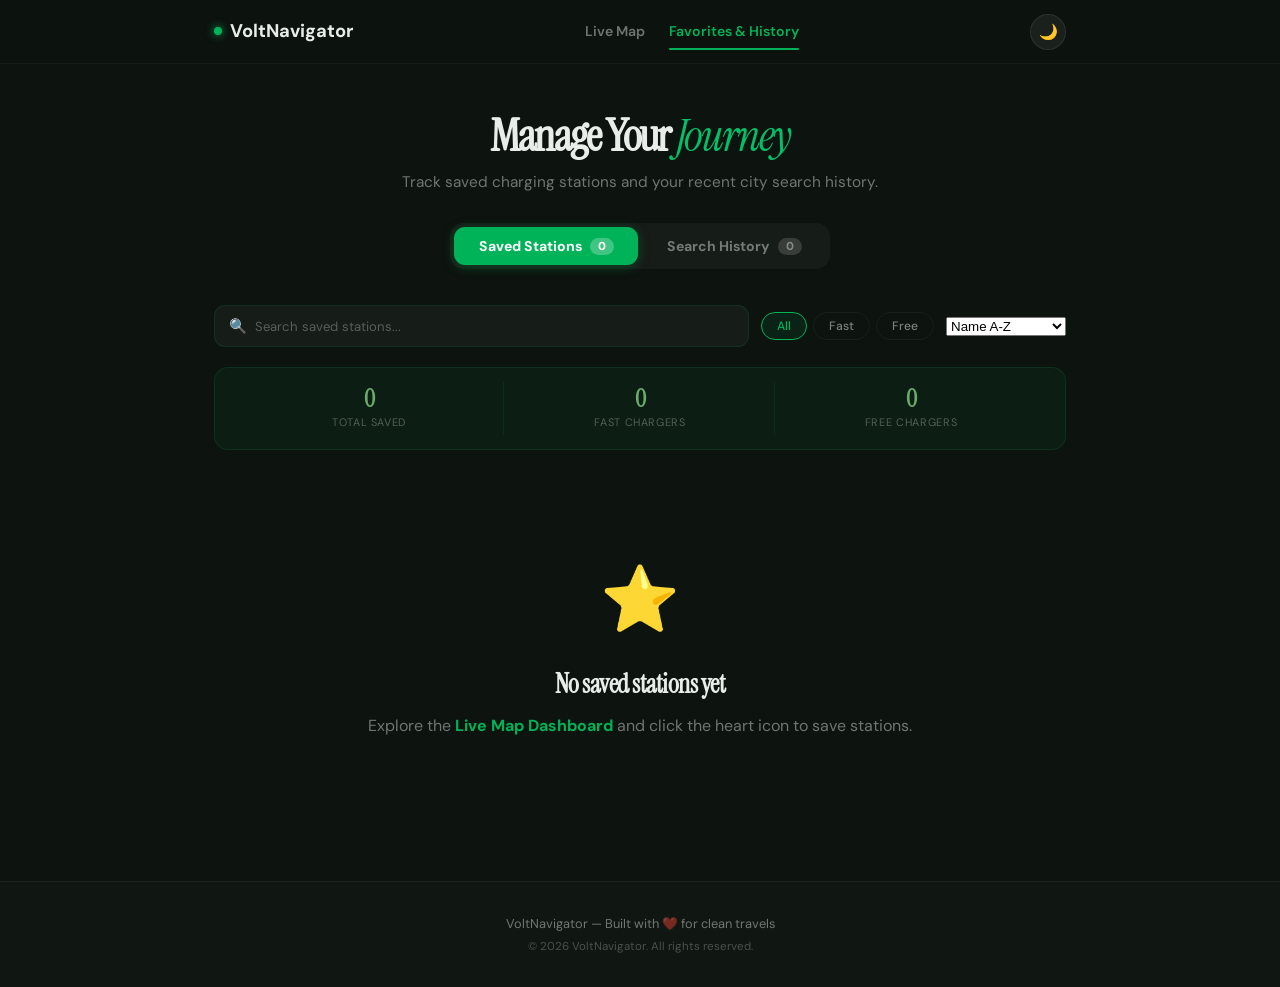
<file: favorites.html>
<!DOCTYPE html>
<html lang="en" data-theme="light">
<head>
  <meta charset="UTF-8" />
  <meta name="viewport" content="width=device-width, initial-scale=1.0" />
  <title>VoltNavigator — Favorites & History</title>
  
  <!-- Fonts -->
  <link rel="preconnect" href="https://fonts.googleapis.com">
  <link rel="preconnect" href="https://fonts.gstatic.com" crossorigin>
  <link href="https://fonts.googleapis.com/css2?family=Instrument+Serif:ital@0;1&family=DM+Sans:opsz,wght@9..40,300;9..40,400;9..40,500;9..40,600;9..40,700;9..40,800;9..40,900&display=swap" rel="stylesheet">
  
  <!-- Stylesheets -->
  <link rel="stylesheet" href="index.css" />
  <link rel="stylesheet" href="favorites.css" />
</head>
<body>
  <!-- Premium Header Navbar -->
  <header class="app-header">
    <div class="header-inner">
      <a href="index.html" class="brand">
        <span class="brand-pip"></span>
        <span class="brand-name">VoltNavigator</span>
      </a>
      <nav class="nav-links">
        <a href="index.html" class="nav-link">Live Map</a>
        <a href="favorites.html" class="nav-link active">Favorites &amp; History</a>
      </nav>
      <button id="theme-toggle" class="header-theme-toggle" aria-label="Toggle theme">
        <span id="theme-icon">☀️</span>
      </button>
    </div>
  </header>

  <!-- Main Container -->
  <main class="fav-page-container">
    <!-- Hero Section -->
    <div class="fav-hero">
      <h2 class="fav-heading">Manage Your <em>Journey</em></h2>
      <p class="fav-description">Track saved charging stations and your recent city search history.</p>
      
      <div class="fav-tab-bar">
        <button id="tab-favorites" class="fav-tab active">
          <span>Saved Stations</span>
          <span id="fav-tab-count" class="fav-tab-count">0</span>
        </button>
        <button id="tab-history" class="fav-tab">
          <span>Search History</span>
          <span id="history-tab-count" class="fav-tab-count">0</span>
        </button>
      </div>
    </div>

    <!-- Favorites Panel -->
    <section id="favorites-panel">
      <!-- Toolbar: search, filter, sort -->
      <div class="fav-toolbar">
        <div class="fav-search-bar">
          <span class="fav-search-icon">🔍</span>
          <input type="text" id="fav-search-input" class="fav-search-field" placeholder="Search saved stations..." autocomplete="off" />
          <button id="fav-search-clear" class="fav-search-clear" hidden>×</button>
        </div>

        <div class="fav-filter-row">
          <button class="filter-button active" id="fav-filter-all">All</button>
          <button class="filter-button" id="fav-filter-fast">Fast</button>
          <button class="filter-button" id="fav-filter-free">Free</button>
        </div>

        <div class="fav-sort-controls">
          <select id="fav-sort-select">
            <option value="name-asc">Name A-Z</option>
            <option value="name-desc">Name Z-A</option>
            <option value="power-desc">Power High-Low</option>
          </select>
        </div>
      </div>

      <!-- Stats Row -->
      <div id="fav-stats-row" class="fav-stats-row">
        <div class="fav-stat">
          <span id="fav-count-total" class="fav-stat-number">0</span>
          <span class="fav-stat-label">Total Saved</span>
        </div>
        <div class="fav-stat">
          <span id="fav-count-fast" class="fav-stat-number">0</span>
          <span class="fav-stat-label">Fast Chargers</span>
        </div>
        <div class="fav-stat">
          <span id="fav-count-free" class="fav-stat-number">0</span>
          <span class="fav-stat-label">Free Chargers</span>
        </div>
      </div>

      <!-- Empty State -->
      <div id="fav-empty" class="fav-empty" hidden>
        <div class="fav-empty-icon">⭐</div>
        <h3 class="fav-empty-title">No saved stations yet</h3>
        <p class="fav-empty-message">Explore the <a href="index.html">Live Map Dashboard</a> and click the heart icon to save stations.</p>
      </div>

      <!-- Grid Results -->
      <div id="fav-grid" class="results-grid"></div>

      <!-- Clear All Button -->
      <div id="fav-actions-row" class="fav-actions-row" hidden>
        <button id="fav-clear-all" class="fav-clear-all-btn">Clear All Favorites</button>
      </div>
    </section>

    <!-- History Panel -->
    <section id="history-panel" hidden>
      <!-- Empty State -->
      <div id="history-empty" class="fav-empty" hidden>
        <div class="fav-empty-icon">🕒</div>
        <h3 class="fav-empty-title">No search history yet</h3>
        <p class="fav-empty-message">Cities you search for on the <a href="index.html">Live Map Dashboard</a> will appear here.</p>
      </div>

      <!-- Timeline History List -->
      <div class="history-list" id="history-list"></div>

      <!-- Clear All Button -->
      <div id="history-actions-row" class="fav-actions-row" hidden>
        <button id="history-clear-all" class="fav-clear-all-btn">Clear Search History</button>
      </div>
    </section>
  </main>

  <!-- Footer -->
  <footer class="app-footer">
    <p>VoltNavigator — Built with ❤️ for clean travels</p>
    <p class="footer-sub">&copy; 2026 VoltNavigator. All rights reserved.</p>
  </footer>

  <!-- Toast notification -->
  <div id="notification-toast" class="toast"></div>

  <script src="favorites.js"></script>
</body>
</html>
</file>
<file: index.css>
/* ═══════════════════════════════════════════════════════
   VoltNavigator — Premium Editorial Climate-Tech Dashboard
   Fonts: Instrument Serif (display) · DM Sans (body/UI)
   Palette: white cards · sage #c8dfc8 · dark green overlay
   ═══════════════════════════════════════════════════════ */

/* ─── Google Fonts fallback already loaded in <head> ─── */

/* ─── Design Tokens ─── */
:root {
  /* Brand greens */
  --sage:            #c8dfc8;
  --sage-mid:        #aaccaa;
  --dark-sage:       #2a4a2a;
  --dark-green:      #1a3a2a;
  --primary-green:   #00b359;
  --primary-bright:  #00e673;

  /* Map overlay */
  --map-dark:        rgba(8, 18, 12, 0.96);
  --map-mid:         rgba(12, 28, 18, 0.72);

  /* Surface */
  --white:           #ffffff;
  --black:           #111111;
  --bg:              #eef1ec;
  --card-bg:         rgba(255, 255, 255, 0.88);
  --card-border:     rgba(255, 255, 255, 0.55);
  --text:            #111111;
  --text-secondary:  rgba(17, 17, 17, 0.50);

  /* Effects */
  --shadow-card:     0 2px 12px rgba(0,0,0,0.06), 0 8px 32px rgba(0,0,0,0.05);
  --shadow-hover:    0 4px 24px rgba(0,0,0,0.10), 0 16px 48px rgba(0,0,0,0.08);
  --glass-blur:      22px;
  --radius-card:     20px;
  --radius-pill:     100px;

  /* Toast */
  --toast-bg:        #111111;
  --toast-text:      #ffffff;

  /* Leaflet controls */
  --leaf-ctrl-bg:    rgba(255,255,255,0.90);
}

[data-theme="dark"] {
  --bg:             #0d130f;
  --card-bg:        rgba(22, 32, 24, 0.82);
  --card-border:    rgba(255,255,255,0.06);
  --text:           #e8ede8;
  --text-secondary: rgba(232,237,232,0.45);
  --shadow-card:    0 2px 12px rgba(0,0,0,0.4), 0 8px 32px rgba(0,0,0,0.35);
  --shadow-hover:   0 4px 24px rgba(0,0,0,0.5), 0 16px 48px rgba(0,0,0,0.45);
  --sage:           #2a4a2a;
  --sage-mid:       #1e3a1e;
  --dark-green:     #6aaa6a;
  --toast-bg:       #e8ede8;
  --toast-text:     #111111;
  --leaf-ctrl-bg:   rgba(22, 32, 24, 0.90);
}

/* ─── Reset ─── */
*, *::before, *::after {
  margin: 0;
  padding: 0;
  box-sizing: border-box;
}

html {
  font-size: 16px;
  -webkit-font-smoothing: antialiased;
  -moz-osx-font-smoothing: grayscale;
}

body {
  font-family: 'DM Sans', -apple-system, BlinkMacSystemFont, sans-serif;
  background: var(--bg);
  color: var(--text);
  overflow: hidden;
  height: 100vh;
  line-height: 1.55;
}

[hidden] { display: none !important; }

a { color: var(--primary-green); text-decoration: none; }
a:hover { text-decoration: underline; }

/* ═══════════════════════════════════════════════════════
   APP SHELL
   ═══════════════════════════════════════════════════════ */
.app-container {
  display: flex;
  height: 100vh;
  width: 100vw;
}

/* ═══════════════════════════════════════════════════════
   LEFT — Map Panel (65%)
   ═══════════════════════════════════════════════════════ */
.map-panel {
  flex: 0 0 65%;
  position: relative;
  overflow: hidden;
  background: #0d1a10;
}

/* Leaflet map fills the entire left pane */
#map {
  position: absolute;
  inset: 0;
  z-index: 0;
  border: 0 !important;
  border-radius: 0 !important;
}

/* ─── Cinematic gradient overlay ─── */
/* Creates a dark pool in the bottom-left where the hero text lives */
.map-overlay {
  position: absolute;
  inset: 0;
  z-index: 750;
  pointer-events: none;
  background:
    /* deep shadow at bottom-left corner */
    radial-gradient(ellipse 90% 65% at 0% 100%, rgba(6,14,8,0.95) 0%, transparent 70%),
    /* gentle vignette across bottom */
    linear-gradient(to top, rgba(6,14,8,0.82) 0%, transparent 45%),
    /* subtle top-left darkening for the label */
    linear-gradient(to bottom-right, rgba(6,14,8,0.45) 0%, transparent 40%);
}

/* ─── Top-left network label ─── */
.top-left-label {
  position: absolute;
  top: 28px;
  left: 32px;
  z-index: 752;
  display: flex;
  align-items: center;
  gap: 8px;
  font-family: 'DM Sans', sans-serif;
  font-size: 0.68rem;
  font-weight: 600;
  letter-spacing: 0.18em;
  text-transform: uppercase;
  color: rgba(255,255,255,0.50);
}

.label-pip {
  width: 6px;
  height: 6px;
  border-radius: 50%;
  background: var(--primary-green);
  box-shadow: 0 0 8px rgba(0,230,115,0.7);
  flex-shrink: 0;
}

/* ─── Carbon Saved badge (top-left, below label) ─── */
.carbon-saved {
  position: absolute;
  top: 56px;
  left: 32px;
  z-index: 4;
  display: flex;
  align-items: center;
  gap: 6px;
  font-family: 'DM Sans', sans-serif;
  font-size: 0.72rem;
  font-weight: 500;
  color: rgba(255,255,255,0.78);
  background: rgba(0,0,0,0.32);
  backdrop-filter: blur(10px);
  -webkit-backdrop-filter: blur(10px);
  border: 1px solid rgba(255,255,255,0.10);
  border-radius: var(--radius-pill);
  padding: 5px 14px;
  letter-spacing: 0.01em;
}

.carbon-icon { line-height: 1; font-size: 0.9rem; }
.carbon-saved strong { color: #86efac; font-weight: 700; }

/* ─── Theme Toggle (top-right of map) ─── */
.theme-toggle-btn {
  position: absolute;
  top: 24px;
  right: 24px;
  z-index: 800;
  background: rgba(255,255,255,0.12);
  backdrop-filter: blur(14px);
  -webkit-backdrop-filter: blur(14px);
  border: 1px solid rgba(255,255,255,0.18);
  border-radius: 50%;
  width: 42px;
  height: 42px;
  display: flex;
  align-items: center;
  justify-content: center;
  cursor: pointer;
  font-size: 1.1rem;
  color: #fff;
  transition: background 0.25s, transform 0.18s, box-shadow 0.25s;
}
.theme-toggle-btn:hover {
  background: rgba(255,255,255,0.22);
  transform: scale(1.07);
  box-shadow: 0 0 20px rgba(0,230,115,0.25);
}

/* ─── Floating EV zone labels ─── */
.map-label {
  position: absolute;
  z-index: 4;
  display: flex;
  align-items: center;
  gap: 8px;
  background: rgba(255,255,255,0.10);
  backdrop-filter: blur(18px);
  -webkit-backdrop-filter: blur(18px);
  border: 1px solid rgba(255,255,255,0.16);
  border-radius: var(--radius-pill);
  padding: 7px 16px 7px 12px;
  font-family: 'DM Sans', sans-serif;
  font-size: 0.72rem;
  font-weight: 600;
  color: rgba(255,255,255,0.92);
  letter-spacing: 0.02em;
  white-space: nowrap;
  pointer-events: none;
  box-shadow: 0 4px 20px rgba(0,0,0,0.18), inset 0 1px 0 rgba(255,255,255,0.08);
  animation: floatLabel 6s ease-in-out infinite;
}

.map-label--fast { animation-delay: 0s; }
.map-label--solar { animation-delay: -2s; }
.map-label--free { animation-delay: -4s; }

@keyframes floatLabel {
  0%,100% { transform: translateY(0px); }
  50%      { transform: translateY(-5px); }
}

.label-dot {
  width: 8px;
  height: 8px;
  border-radius: 50%;
  flex-shrink: 0;
}
.label-dot--green {
  background: #4ade80;
  box-shadow: 0 0 10px rgba(74,222,128,0.75), 0 0 20px rgba(74,222,128,0.35);
}
.label-dot--yellow {
  background: #fbbf24;
  box-shadow: 0 0 10px rgba(251,191,36,0.75), 0 0 20px rgba(251,191,36,0.35);
}
.label-dot--blue {
  background: #60a5fa;
  box-shadow: 0 0 10px rgba(96,165,250,0.75), 0 0 20px rgba(96,165,250,0.35);
}

/* ─── Hero Content (bottom-left) ─── */
.hero-content {
  position: absolute;
  bottom: 52px;
  left: 40px;
  z-index: 752;
  max-width: 88%;
}

.hero-headline {
  display: flex;
  flex-direction: column;
  gap: 0;
  margin-bottom: 32px;
  line-height: 1.0;
  text-shadow: 0 4px 20px rgba(0, 0, 0, 0.85);
}

.hero-line {
  display: block;
  line-height: 1.02;
}

/* Word styles — editorial split typography */
.hero-charge {
  font-family: 'DM Sans', sans-serif;
  font-weight: 800;
  font-size: 5.6rem;
  color: #ffffff;
  letter-spacing: -0.02em;
}

.hero-smarter {
  font-family: 'Instrument Serif', serif;
  font-style: italic;
  font-weight: 400;
  font-size: 5.6rem;
  color: rgba(255,255,255,0.90);
  letter-spacing: -0.01em;
}

.hero-drive {
  font-family: 'DM Sans', sans-serif;
  font-weight: 900;
  font-size: 5.6rem;
  color: #ffffff;
  letter-spacing: -0.03em;
}

.hero-greener {
  font-family: 'DM Sans', sans-serif;
  font-weight: 900;
  font-size: 5.6rem;
  letter-spacing: -0.03em;
  background: linear-gradient(115deg, #86efac 0%, #4ade80 40%, #facc15 100%);
  -webkit-background-clip: text;
  -webkit-text-fill-color: transparent;
  background-clip: text;
  filter: drop-shadow(0 0 24px rgba(74,222,128,0.28));
}

/* ─── Hero Pill Buttons ─── */
.hero-pills {
  display: flex;
  gap: 10px;
  align-items: center;
}

.pill-btn {
  background: rgba(255,255,255,0.10);
  backdrop-filter: blur(18px);
  -webkit-backdrop-filter: blur(18px);
  border: 1px solid rgba(255,255,255,0.18);
  border-radius: var(--radius-pill);
  color: #ffffff;
  cursor: pointer;
  font-family: 'DM Sans', sans-serif;
  font-weight: 600;
  font-size: 0.78rem;
  letter-spacing: 0.01em;
  transition: background 0.22s, transform 0.18s, box-shadow 0.22s, border-color 0.22s;
  white-space: nowrap;
}

.pill-btn:hover {
  background: rgba(255,255,255,0.20);
  border-color: rgba(255,255,255,0.32);
  transform: translateY(-2px);
  box-shadow: 0 8px 24px rgba(0,0,0,0.18);
}

.pill-find {
  padding: 11px 26px;
  display: flex;
  align-items: center;
  gap: 8px;
  background: rgba(0,179,89,0.18);
  border-color: rgba(0,230,115,0.35);
}
.pill-find:hover {
  background: rgba(0,179,89,0.30);
  border-color: rgba(0,230,115,0.55);
  box-shadow: 0 8px 32px rgba(0,230,115,0.20);
}

.pill-lightning { font-size: 0.85rem; }

.pill-icon {
  width: 42px;
  height: 42px;
  display: flex;
  align-items: center;
  justify-content: center;
  padding: 0;
}
.pill-icon svg { opacity: 0.80; }

/* ═══════════════════════════════════════════════════════
   RIGHT — Dashboard Panel (35%)
   ═══════════════════════════════════════════════════════ */
.right-panel {
  flex: 1;
  overflow-y: auto;
  padding: 24px 24px 32px;
  background: var(--bg);
  display: flex;
  flex-direction: column;
  gap: 14px;
  scrollbar-width: thin;
  scrollbar-color: rgba(0,0,0,0.10) transparent;
}

.right-panel::-webkit-scrollbar { width: 4px; }
.right-panel::-webkit-scrollbar-track { background: transparent; }
.right-panel::-webkit-scrollbar-thumb {
  background: rgba(0,0,0,0.09);
  border-radius: 100px;
}
.right-panel::-webkit-scrollbar-thumb:hover { background: rgba(0,0,0,0.16); }

[data-theme="dark"] .right-panel::-webkit-scrollbar-thumb { background: rgba(255,255,255,0.08); }
[data-theme="dark"] .right-panel::-webkit-scrollbar-thumb:hover { background: rgba(255,255,255,0.14); }

/* ─── Base Card ─── */
.card {
  border-radius: var(--radius-card);
  padding: 20px 22px;
  transition: box-shadow 0.28s ease, transform 0.22s ease;
}

/* ─── Glassmorphic white card ─── */
.glass-card {
  background: var(--card-bg);
  backdrop-filter: blur(var(--glass-blur));
  -webkit-backdrop-filter: blur(var(--glass-blur));
  border: 1px solid var(--card-border);
  box-shadow: var(--shadow-card);
}
.glass-card:hover {
  box-shadow: var(--shadow-hover);
  transform: translateY(-2px);
}

/* Card header / body */
.card-header {
  display: flex;
  align-items: center;
  justify-content: space-between;
  margin-bottom: 14px;
}
.card-header h3 {
  font-family: 'DM Sans', sans-serif;
  font-size: 0.9rem;
  font-weight: 700;
  color: var(--text);
  letter-spacing: -0.01em;
}
.card-link-icon {
  font-size: 0.78rem;
  opacity: 0.38;
  margin-left: 2px;
}
.card-body { font-size: 0.88rem; }

/* ── Search Card ── */
.search-card {
  padding: 5px 5px 5px 18px;
  background: var(--white) !important;
  border: 1px solid rgba(0,0,0,0.06) !important;
  box-shadow: var(--shadow-card) !important;
}
[data-theme="dark"] .search-card {
  background: var(--card-bg) !important;
  border-color: var(--card-border) !important;
}

.search-inner {
  display: flex;
  align-items: center;
  gap: 10px;
}

.leaf-icon {
  flex-shrink: 0;
  display: flex;
  align-items: center;
  line-height: 1;
}

#city-search-input {
  flex: 1;
  border: none;
  outline: none;
  background: transparent;
  font-family: 'DM Sans', sans-serif;
  font-size: 0.88rem;
  font-weight: 400;
  color: var(--text);
  padding: 10px 0;
  min-width: 0;
}
#city-search-input::placeholder { color: var(--text-secondary); }

.hamburger-btn {
  background: transparent;
  border: none;
  width: 46px;
  height: 46px;
  border-radius: 14px;
  display: flex;
  align-items: center;
  justify-content: center;
  cursor: pointer;
  color: var(--text);
  transition: background 0.2s;
  flex-shrink: 0;
}
.hamburger-btn:hover { background: rgba(0,0,0,0.05); }
[data-theme="dark"] .hamburger-btn:hover { background: rgba(255,255,255,0.07); }

/* ── Trends Card ── */
.trends-card {
     
}

.stat-row {
  display: flex;
  justify-content: space-between;
  align-items: center;
  margin-bottom: 3px;
}
.stat-label {
  font-size: 0.78rem;
  font-weight: 500;
  color: var(--text);
  opacity: 0.55;
}
.stat-value {
  font-size: 1.35rem;
  font-weight: 800;
  letter-spacing: -0.02em;
}
.stat-value.positive { color: #10b981; }

.stat-desc {
  font-size: 0.76rem;
  color: var(--text);
  opacity: 0.42;
  margin-bottom: 14px;
}

/* Gradient progress bar */
.progress-track {
  height: 7px;
  background: rgba(0,0,0,0.06);
  border-radius: var(--radius-pill);
  overflow: hidden;
  margin-bottom: 6px;
}
[data-theme="dark"] .progress-track { background: rgba(255,255,255,0.07); }

.progress-fill {
  height: 100%;
  border-radius: var(--radius-pill);
  background: linear-gradient(to right, #00b359 0%, #34d399 50%, #facc15 100%);
  box-shadow: 0 0 10px rgba(0,179,89,0.40);
  transition: width 1s cubic-bezier(0.4, 0, 0.2, 1);
  position: relative;
}
.progress-fill::after {
  content: '';
  position: absolute;
  right: 0;
  top: 50%;
  transform: translateY(-50%);
  width: 12px;
  height: 12px;
  border-radius: 50%;
  background: #facc15;
  box-shadow: 0 0 8px rgba(250,204,21,0.8);
}

.progress-legend {
  display: flex;
  justify-content: space-between;
  font-size: 0.64rem;
  color: var(--text);
  opacity: 0.35;
  letter-spacing: 0.02em;
}

/* ── City Card ── */
.city-card {}

.city-card-body {
  display: flex;
  gap: 16px;
  align-items: flex-start;
}
.city-left { flex: 1; min-width: 0; }

.pill-tag {
  display: inline-block;
  background: rgba(0,179,89,0.10);
  color: var(--primary-green);
  font-family: 'DM Sans', sans-serif;
  font-size: 0.68rem;
  font-weight: 700;
  padding: 4px 12px;
  border-radius: var(--radius-pill);
  margin-bottom: 10px;
  letter-spacing: 0.04em;
  text-transform: uppercase;
  border: 1px solid rgba(0,179,89,0.20);
}

.city-text {
  font-size: 0.78rem;
  color: var(--text);
  opacity: 0.52;
  line-height: 1.58;
}

.city-right {
  flex-shrink: 0;
  width: 82px;
  height: 82px;
  border-radius: 14px;
  overflow: hidden;
  box-shadow: 0 4px 16px rgba(0,0,0,0.12);
}
.city-right img {
  width: 100%;
  height: 100%;
  object-fit: cover;
  display: block;
  transition: transform 0.4s ease;
}
.city-card:hover .city-right img { transform: scale(1.06); }

/* ── Network / Live Card (sage green) ── */
.network-card {
  background: var(--sage);
  border: 1px solid rgba(255,255,255,0.45);
  box-shadow: var(--shadow-card);
  transition: box-shadow 0.28s ease, transform 0.22s ease;
}
.network-card:hover {
  box-shadow: var(--shadow-hover);
  transform: translateY(-2px);
}
[data-theme="dark"] .network-card {
  background: var(--sage-mid);
  border-color: rgba(255,255,255,0.08);
}

.network-card .card-header h3 { color: var(--dark-sage); }
[data-theme="dark"] .network-card .card-header h3 { color: var(--dark-green); }

/* Live indicator pill */
.live-indicator {
  display: flex;
  align-items: center;
  gap: 5px;
  font-size: 0.65rem;
  font-weight: 700;
  text-transform: uppercase;
  letter-spacing: 0.08em;
  color: var(--dark-sage);
  opacity: 0.65;
}
[data-theme="dark"] .live-indicator { color: var(--dark-green); }

.live-dot {
  width: 7px;
  height: 7px;
  border-radius: 50%;
  background: #00b359;
  box-shadow: 0 0 6px rgba(0,179,89,0.7);
  animation: pulse 2s ease-in-out infinite;
}
@keyframes pulse {
  0%,100% { opacity: 1; box-shadow: 0 0 6px rgba(0,179,89,0.7); }
  50%      { opacity: 0.6; box-shadow: 0 0 12px rgba(0,179,89,0.35); }
}

.live-row {
  display: flex;
  justify-content: space-between;
  align-items: center;
  padding: 11px 0;
}
.live-row + .live-row { border-top: 1px solid rgba(0,0,0,0.07); }
[data-theme="dark"] .live-row + .live-row { border-color: rgba(255,255,255,0.06); }

.live-row-left {}
.live-label {
  font-size: 0.78rem;
  font-weight: 500;
  color: var(--dark-sage);
  opacity: 0.65;
}
[data-theme="dark"] .live-label { color: var(--dark-green); opacity: 0.7; }

.live-value {
  font-family: 'DM Sans', sans-serif;
  font-size: 0.88rem;
  font-weight: 700;
  color: var(--dark-sage);
  font-variant-numeric: tabular-nums;
  letter-spacing: -0.01em;
}
[data-theme="dark"] .live-value { color: var(--dark-green); }

.live-unit {
  font-weight: 400;
  font-size: 0.76rem;
  opacity: 0.65;
}

.live-clock-val {
  font-family: 'DM Sans', sans-serif;
  font-variant-numeric: tabular-nums;
  letter-spacing: 0.04em;
}

/* ═══════════════════════════════════════════════════════
   PRESERVED FUNCTIONAL ELEMENTS
   ═══════════════════════════════════════════════════════ */

/* ─── Keyword Search ─── */
#keyword-search-bar { margin-top: 2px; }
#keyword-search-bar input {
  padding: 10px 14px;
  font-size: 0.84rem;
  border: 1px solid rgba(0,0,0,0.08);
  border-radius: 12px;
  background: var(--card-bg);
  font-family: 'DM Sans', sans-serif;
  color: var(--text);
  outline: none;
  width: 100%;
  transition: border-color 0.2s;
}
[data-theme="dark"] #keyword-search-bar input { border-color: rgba(255,255,255,0.10); }
#keyword-search-bar input:focus { border-color: var(--primary-green); }

/* ─── Results Summary ─── */
.results-summary {
  font-size: 0.78rem;
  padding: 10px 2px 2px;
  color: var(--text);
  opacity: 0.55;
  font-weight: 500;
}

/* ─── Filter / Sort Row ─── */
.filter-sort-row {
  padding: 16px 18px;
  background: var(--card-bg);
  backdrop-filter: blur(14px);
  -webkit-backdrop-filter: blur(14px);
  border: 1px solid var(--card-border);
  border-radius: 14px;
  box-shadow: var(--shadow-card);
  display: flex;
  flex-direction: column;
  gap: 12px;
}

.filter-group {
  display: flex;
  align-items: center;
  gap: 8px;
  flex-wrap: wrap;
  font-size: 0.84rem;
}
.filter-group b {
  font-weight: 600;
  opacity: 0.44;
  margin-right: 2px;
  font-size: 0.72rem;
  text-transform: uppercase;
  letter-spacing: 0.06em;
}

.filter-button {
  background: transparent;
  border: 1px solid rgba(0,0,0,0.08);
  border-radius: var(--radius-pill);
  padding: 5px 15px;
  font-family: 'DM Sans', sans-serif;
  font-size: 0.76rem;
  font-weight: 500;
  color: var(--text);
  cursor: pointer;
  opacity: 0.50;
  transition: all 0.2s;
}
[data-theme="dark"] .filter-button { border-color: rgba(255,255,255,0.10); }
.filter-button:hover { opacity: 1; border-color: var(--primary-green); color: var(--primary-green); }
.filter-button.active {
  background: rgba(0,179,89,0.10);
  border-color: var(--primary-green);
  color: var(--primary-green);
  opacity: 1;
}

.filter-controls { display: flex; gap: 14px; flex-wrap: wrap; align-items: center; }

.control-group {
  display: flex;
  align-items: center;
  gap: 7px;
  font-size: 0.80rem;
}
.control-group b {
  font-weight: 500;
  opacity: 0.42;
  white-space: nowrap;
  font-size: 0.72rem;
  text-transform: uppercase;
  letter-spacing: 0.05em;
}
.control-group select {
  padding: 5px 10px;
  border: 1px solid rgba(0,0,0,0.08);
  border-radius: 8px;
  background: transparent;
  font-family: 'DM Sans', sans-serif;
  font-size: 0.76rem;
  color: var(--text);
  outline: none;
  cursor: pointer;
  max-width: 155px;
  transition: border-color 0.2s;
}
[data-theme="dark"] .control-group select { border-color: rgba(255,255,255,0.10); }
.control-group select:focus { border-color: var(--primary-green); }

.power-group { display: flex; align-items: center; gap: 6px; }
#power-slider { width: 90px; accent-color: var(--primary-green); cursor: pointer; }
.power-value { font-weight: 600; font-size: 0.82rem; min-width: 22px; text-align: right; }

/* ─── Status Messages ─── */
.status-msg {
  padding: 26px 22px;
  text-align: center;
  background: var(--card-bg);
  backdrop-filter: blur(12px);
  -webkit-backdrop-filter: blur(12px);
  border: 1px solid var(--card-border);
  border-radius: 14px;
  box-shadow: var(--shadow-card);
}
.status-msg h3 { font-size: 1rem; font-weight: 700; margin-bottom: 6px; }
.status-msg p { font-size: 0.80rem; opacity: 0.50; }
.error-msg h3 { color: #ef4444; }

.retry-btn {
  margin-top: 14px;
  padding: 8px 24px;
  border: none;
  border-radius: var(--radius-pill);
  background: var(--primary-green);
  color: #111;
  font-family: 'DM Sans', sans-serif;
  font-weight: 700;
  font-size: 0.80rem;
  cursor: pointer;
  transition: opacity 0.2s;
}
.retry-btn:hover { opacity: 0.82; }

/* ═══════════════════════════════════════════════════════
   STATION RESULT CARDS
   ═══════════════════════════════════════════════════════ */
.results-grid {
  display: flex;
  flex-direction: column;
  gap: 10px;
  margin-top: 2px;
}

.charging-station-card {
  background: var(--card-bg);
  backdrop-filter: blur(12px);
  -webkit-backdrop-filter: blur(12px);
  border: 1px solid var(--card-border);
  border-radius: 14px;
  padding: 16px 18px;
  box-shadow: var(--shadow-card);
  transition: box-shadow 0.22s, transform 0.2s;
}
.charging-station-card:hover {
  box-shadow: var(--shadow-hover);
  transform: translateY(-2px);
}

.station-name { font-size: 0.96rem; font-weight: 700; margin-bottom: 4px; color: var(--text); }
.station-address { font-size: 0.78rem; opacity: 0.46; margin-bottom: 10px; color: var(--text); }

.badge {
  background: rgba(0,179,89,0.08);
  border: 1px solid rgba(0,179,89,0.20);
  color: var(--primary-green);
  padding: 3px 10px;
  font-size: 0.70rem;
  border-radius: var(--radius-pill);
  display: inline-block;
  margin-right: 6px;
  margin-bottom: 10px;
  font-weight: 700;
  letter-spacing: 0.02em;
}
.badge-fast {
  background: rgba(16,185,129,0.10);
  border-color: rgba(16,185,129,0.28);
  color: #065f46;
}
[data-theme="dark"] .badge-fast { color: #6ee7b7; }

.station-connectors { font-size: 0.76rem; margin: 8px 0; line-height: 1.5; opacity: 0.68; }
.station-connectors ul { margin: 4px 0 0 16px; padding: 0; }

.card-footer { display: flex; gap: 8px; margin-top: 12px; }

.card-btn {
  flex: 1;
  text-align: center;
  padding: 8px 10px;
  border-radius: 10px;
  border: 1px solid rgba(0,0,0,0.08);
  background: transparent;
  color: var(--text);
  font-weight: 500;
  font-size: 0.76rem;
  cursor: pointer;
  transition: all 0.2s;
  text-decoration: none;
  font-family: 'DM Sans', sans-serif;
}
[data-theme="dark"] .card-btn { border-color: rgba(255,255,255,0.10); }
.card-btn:hover {
  background: rgba(0,179,89,0.07);
  border-color: var(--primary-green);
  color: var(--primary-green);
  text-decoration: none;
}

.primary-btn { background: var(--primary-green); color: #111; border-color: var(--primary-green); }
.primary-btn:hover { background: #00994d; color: #111; border-color: #00994d; }

/* ─── Load More ─── */
.load-more-section { text-align: center; padding: 14px 0; }
#load-more-button {
  padding: 10px 30px;
  border: 1px solid var(--card-border);
  border-radius: var(--radius-pill);
  background: var(--card-bg);
  backdrop-filter: blur(12px);
  -webkit-backdrop-filter: blur(12px);
  color: var(--text);
  font-family: 'DM Sans', sans-serif;
  font-weight: 600;
  font-size: 0.80rem;
  cursor: pointer;
  transition: all 0.22s;
}
#load-more-button:hover {
  background: var(--primary-green);
  color: #111;
  border-color: var(--primary-green);
}

/* ─── Right Footer ─── */
.right-footer { margin-top: 10px; padding-top: 6px; text-align: center; }
.footer-link {
  font-size: 0.76rem;
  font-weight: 600;
  opacity: 0.30;
  transition: opacity 0.2s;
  letter-spacing: 0.02em;
}
.footer-link:hover { opacity: 1; text-decoration: none; }

/* ═══════════════════════════════════════════════════════
   TOAST
   ═══════════════════════════════════════════════════════ */
.toast {
  position: fixed;
  bottom: 28px;
  right: 28px;
  background: var(--toast-bg);
  color: var(--toast-text);
  padding: 14px 22px;
  border-radius: 14px;
  font-weight: 600;
  font-size: 0.84rem;
  box-shadow: 0 8px 32px rgba(0,0,0,0.22);
  display: none;
  z-index: 9999;
  font-family: 'DM Sans', sans-serif;
}
.toast.show {
  display: block;
  animation: toastIn 0.32s cubic-bezier(0.175, 0.885, 0.32, 1.275);
}
@keyframes toastIn {
  from { opacity: 0; transform: translateY(16px) scale(0.96); }
  to   { opacity: 1; transform: translateY(0) scale(1); }
}

/* ═══════════════════════════════════════════════════════
   LEAFLET OVERRIDES
   ═══════════════════════════════════════════════════════ */
.leaflet-container {
  font-family: 'DM Sans', sans-serif !important;
  background: #0d1a10 !important;
}

.leaflet-popup-content-wrapper {
  background: rgba(255,255,255,0.94) !important;
  backdrop-filter: blur(18px) !important;
  -webkit-backdrop-filter: blur(18px) !important;
  color: var(--text) !important;
  border-radius: 14px !important;
  box-shadow: 0 8px 32px rgba(0,0,0,0.18) !important;
  padding: 2px !important;
}
.leaflet-popup-tip { background: rgba(255,255,255,0.94) !important; }
.leaflet-popup-content { margin: 12px 14px !important; line-height: 1.4; }

.leaflet-bar {
  border: none !important;
  box-shadow: 0 4px 18px rgba(0,0,0,0.22) !important;
  border-radius: 12px !important;
  overflow: hidden;
}
.leaflet-bar a {
  background: var(--leaf-ctrl-bg) !important;
  color: #111 !important;
  border-bottom: 1px solid rgba(0,0,0,0.06) !important;
  transition: background 0.2s;
  width: 36px !important;
  height: 36px !important;
  line-height: 36px !important;
  font-size: 16px !important;
}
.leaflet-bar a:hover { background: #fff !important; color: var(--primary-green) !important; }
.leaflet-bar a:first-child { border-radius: 12px 12px 0 0 !important; }
.leaflet-bar a:last-child { border-radius: 0 0 12px 12px !important; border-bottom: none !important; }

/* Marker Clusters */
.marker-cluster-small,
.marker-cluster-medium,
.marker-cluster-large {
  background-color: rgba(0,179,89,0.22) !important;
  transition: transform 0.2s ease;
}
.marker-cluster-small div,
.marker-cluster-medium div,
.marker-cluster-large div {
  background-color: rgba(0,179,89,0.88) !important;
  color: #fff !important;
  font-weight: 700 !important;
  box-shadow: 0 2px 8px rgba(0,0,0,0.3) !important;
}
[data-theme="dark"] .marker-cluster-small,
[data-theme="dark"] .marker-cluster-medium,
[data-theme="dark"] .marker-cluster-large { background-color: rgba(0,230,115,0.22) !important; }
[data-theme="dark"] .marker-cluster-small div,
[data-theme="dark"] .marker-cluster-medium div,
[data-theme="dark"] .marker-cluster-large div {
  background-color: rgba(0,230,115,0.85) !important;
  color: #111 !important;
}

/* Custom Marker SVGs */
.custom-marker svg { filter: drop-shadow(0 2px 4px rgba(0,0,0,0.3)); transition: transform 0.2s ease; }
.custom-marker:hover svg { transform: scale(1.15); filter: drop-shadow(0 4px 8px rgba(0,0,0,0.4)); }

/* ═══════════════════════════════════════════════════════
   RESPONSIVE
   ═══════════════════════════════════════════════════════ */
@media (max-width: 1200px) {
  .hero-charge, .hero-smarter, .hero-drive, .hero-greener {
    font-size: 4.5rem;
  }
}

@media (max-width: 1050px) {
  .hero-charge, .hero-smarter, .hero-drive, .hero-greener {
    font-size: 3.6rem;
  }
  .map-label { font-size: 0.64rem; padding: 6px 12px 6px 10px; }
}

@media (max-width: 900px) {
  .app-container { flex-direction: column; }
  .map-panel { flex: 0 0 48vh; }
  .right-panel { flex: 1; overflow-y: auto; padding: 16px 16px 28px; }
  .hero-charge, .hero-smarter, .hero-drive, .hero-greener { font-size: 2.6rem; }
  .hero-content { bottom: 28px; left: 22px; }
  .hero-headline { margin-bottom: 20px; }
  .hero-pills { gap: 8px; }
  .pill-find { padding: 9px 18px; font-size: 0.72rem; }
  .top-left-label { top: 16px; left: 18px; font-size: 0.58rem; }
  .carbon-saved { top: 44px; left: 18px; font-size: 0.64rem; padding: 4px 12px; }
  .map-label { display: none; }
  .filter-controls { flex-direction: column; align-items: flex-start; gap: 10px; }
  .theme-toggle-btn { top: 14px; right: 14px; width: 36px; height: 36px; font-size: 1rem; }
}

/* ── Welcome Card & Quick Searches ── */
.welcome-card {
  animation: fadeUp 0.6s cubic-bezier(0.22, 1, 0.36, 1) both;
}

.welcome-text {
  font-size: 0.86rem;
  line-height: 1.6;
  color: var(--text);
  opacity: 0.75;
  margin-bottom: 18px;
}

.quick-start-section {
  display: flex;
  flex-direction: column;
  gap: 8px;
}

.quick-start-title {
  font-size: 0.74rem;
  font-weight: 700;
  text-transform: uppercase;
  letter-spacing: 0.05em;
  opacity: 0.45;
}

.quick-cities {
  display: flex;
  flex-wrap: wrap;
  gap: 8px;
}

.quick-city-btn {
  background: rgba(0, 179, 89, 0.06);
  border: 1px solid rgba(0, 179, 89, 0.15);
  color: var(--primary-green);
  font-family: 'DM Sans', sans-serif;
  font-size: 0.78rem;
  font-weight: 600;
  padding: 6px 12px;
  border-radius: var(--radius-pill);
  cursor: pointer;
  transition: all 0.2s ease;
}

.quick-city-btn:hover {
  background: var(--primary-green);
  color: #111;
  border-color: var(--primary-green);
  transform: translateY(-1px);
  box-shadow: 0 4px 12px rgba(0, 179, 89, 0.15);
}

[data-theme="dark"] .quick-city-btn {
  background: rgba(0, 230, 115, 0.06);
  border-color: rgba(0, 230, 115, 0.15);
  color: var(--primary-bright);
}

[data-theme="dark"] .quick-city-btn:hover {
  background: var(--primary-bright);
  color: #111;
  border-color: var(--primary-bright);
  box-shadow: 0 4px 12px rgba(0, 230, 115, 0.25);
}

@keyframes fadeUp {
  from { opacity: 0; transform: translateY(12px); }
  to   { opacity: 1; transform: translateY(0); }
}

/* ── Directions Card & Steps ── */
.directions-card {
  animation: fadeUp 0.6s cubic-bezier(0.22, 1, 0.36, 1) both;
}

.route-summary {
  background: rgba(0, 179, 89, 0.05);
  border: 1px solid rgba(0, 179, 89, 0.12);
  border-radius: 12px;
  padding: 12px 14px;
}

[data-theme="dark"] .route-summary {
  background: rgba(0, 230, 115, 0.04);
  border-color: rgba(0, 230, 115, 0.1);
}

.directions-steps-list {
  color: var(--text);
}

.directions-steps-list li {
  margin-bottom: 8px;
  padding-bottom: 8px;
  border-bottom: 1px solid rgba(0, 0, 0, 0.03);
}

[data-theme="dark"] .directions-steps-list li {
  border-bottom-color: rgba(255, 255, 255, 0.03);
}

.directions-steps-list li:last-child {
  border-bottom: none;
  margin-bottom: 0;
  padding-bottom: 0;
}

/* ── Use Current Location Button inside Search ── */
#locate-button {
  color: var(--text-secondary);
  transition: color var(--ease), background var(--ease);
}

#locate-button:hover {
  color: var(--primary-green);
  background: rgba(0, 179, 89, 0.08);
}

[data-theme="dark"] #locate-button:hover {
  color: var(--primary-bright);
  background: rgba(0, 230, 115, 0.08);
}

/* ── Map Placeholder ── */
.map-placeholder {
  position: absolute;
  inset: 0;
  z-index: 2;
  background-image: url('map-placeholder.jpg');
  background-size: cover;
  background-position: center;
  transition: opacity 0.5s ease, visibility 0.5s ease;
}

.map-placeholder.hidden {
  opacity: 0;
  visibility: hidden;
  pointer-events: none;
}
</file>
<file: favorites.css>
/* ================================================
   favorites.css
   VoltNavigator — Favorites & History Page
   ------------------------------------------------
   Inherits from voltnav.css + dashboard.css
================================================ */

/* ── Design System Variable Mapping ── */
:root {
  --serif: 'Instrument Serif', serif;
  --sans: 'DM Sans', -apple-system, BlinkMacSystemFont, sans-serif;
  --ink: var(--text);
  --ink-soft: var(--text-secondary);
  --ink-dim: rgba(17, 17, 17, 0.38);
  --ease: 0.22s cubic-bezier(0.2, 0.8, 0.2, 1);
  --g1: var(--primary-green);
  --g3: var(--dark-sage);
}

[data-theme="dark"] {
  --ink-dim: rgba(232, 237, 232, 0.32);
  --g3: var(--dark-green);
}

/* ── Reset Body for normal scrolling ── */
body {
  overflow-y: auto !important;
  height: auto !important;
  min-height: 100vh;
}

/* ── Container Layout ── */
.fav-page-container {
  max-width: 900px;
  margin: 64px auto 0; /* space for fixed header */
  padding: 48px 24px 60px;
  min-height: calc(100vh - 220px);
}

/* ── Premium Navigation Header ── */
.app-header {
  position: fixed;
  top: 0;
  left: 0;
  width: 100%;
  height: 64px;
  background: rgba(238, 241, 236, 0.85);
  backdrop-filter: blur(16px);
  -webkit-backdrop-filter: blur(16px);
  border-bottom: 1px solid rgba(0, 0, 0, 0.05);
  z-index: 1000;
  display: flex;
  align-items: center;
  transition: background var(--ease), border-color var(--ease);
}

[data-theme="dark"] .app-header {
  background: rgba(13, 19, 15, 0.85);
  border-bottom-color: rgba(255, 255, 255, 0.05);
}

.header-inner {
  max-width: 900px;
  width: 100%;
  margin: 0 auto;
  padding: 0 24px;
  display: flex;
  align-items: center;
  justify-content: space-between;
}

.brand {
  display: flex;
  align-items: center;
  gap: 8px;
  font-weight: 700;
  font-size: 1.15rem;
  color: var(--text);
  text-decoration: none !important;
}

.brand-pip {
  width: 8px;
  height: 8px;
  border-radius: 50%;
  background: var(--primary-green);
  box-shadow: 0 0 8px rgba(0, 230, 115, 0.7);
}

.nav-links {
  display: flex;
  align-items: center;
  gap: 24px;
}

.nav-link {
  font-size: 0.88rem;
  font-weight: 600;
  color: var(--text-secondary);
  transition: color var(--ease);
  position: relative;
  padding: 4px 0;
}

.nav-link:hover {
  color: var(--text);
  text-decoration: none !important;
}

.nav-link.active {
  color: var(--primary-green);
}

.nav-link.active::after {
  content: '';
  position: absolute;
  bottom: -4px;
  left: 0;
  width: 100%;
  height: 2px;
  background: var(--primary-green);
  border-radius: 2px;
}

.header-theme-toggle {
  background: rgba(0, 0, 0, 0.04);
  border: 1px solid rgba(0, 0, 0, 0.06);
  border-radius: 50%;
  width: 36px;
  height: 36px;
  display: flex;
  align-items: center;
  justify-content: center;
  cursor: pointer;
  font-size: 0.95rem;
  color: var(--text);
  transition: all var(--ease);
}

.header-theme-toggle:hover {
  background: rgba(0, 0, 0, 0.08);
  transform: scale(1.05);
}

[data-theme="dark"] .header-theme-toggle {
  background: rgba(255, 255, 255, 0.06);
  border-color: rgba(255, 255, 255, 0.08);
}

[data-theme="dark"] .header-theme-toggle:hover {
  background: rgba(255, 255, 255, 0.1);
}

/* ── Premium Footer ── */
.app-footer {
  text-align: center;
  padding: 32px 24px;
  border-top: 1px solid rgba(0, 0, 0, 0.05);
  background: rgba(0, 0, 0, 0.01);
  color: var(--text-secondary);
  font-size: 0.8rem;
  display: flex;
  flex-direction: column;
  gap: 4px;
  transition: background var(--ease), border-color var(--ease);
}

[data-theme="dark"] .app-footer {
  border-top-color: rgba(255, 255, 255, 0.05);
  background: rgba(255, 255, 255, 0.01);
}

.footer-sub {
  font-size: 0.72rem;
  opacity: 0.6;
}

/* ─────────────────────────────────────────────
   PAGE HERO
───────────────────────────────────────────── */
.fav-hero {
  text-align: center;
  margin-bottom: clamp(20px, 3vw, 36px);
  animation: fadeUp 0.7s cubic-bezier(0.22, 1, 0.36, 1) both;
}

.fav-heading {
  font-family: var(--serif);
  font-weight: 900;
  font-size: clamp(1.6rem, 3.5vw, 2.8rem);
  letter-spacing: -0.04em;
  line-height: 1.1;
  margin-bottom: 10px;
}
.fav-heading em {
  font-style: italic;
  font-weight: 400;
  color: #00c06a;
  -webkit-text-fill-color: #00c06a;
}

[data-theme="light"] .fav-heading { color: #1a2e22; }
[data-theme="light"] .fav-heading em {
  color: #007a3d;
  -webkit-text-fill-color: #007a3d;
}

.fav-description {
  font-size: clamp(0.88rem, 1.2vw, 1rem);
  color: var(--ink-soft);
  margin-bottom: clamp(18px, 2.5vw, 28px);
}
[data-theme="light"] .fav-description { color: #5a7a66; }

/* ─────────────────────────────────────────────
   TAB BAR
───────────────────────────────────────────── */
.fav-tab-bar {
  display: flex;
  justify-content: center;
  gap: 4px;
  background: rgba(255,255,255,0.04);
  border-radius: 14px;
  padding: 4px;
  max-width: 380px;
  margin: 0 auto;
}

[data-theme="light"] .fav-tab-bar {
  background: rgba(0,120,60,0.06);
}

.fav-tab {
  flex: 1;
  padding: 10px 18px;
  border: none;
  border-radius: 11px;
  background: transparent;
  color: var(--ink-soft);
  font-family: var(--sans);
  font-weight: 700;
  font-size: 0.88rem;
  cursor: pointer;
  display: flex;
  align-items: center;
  justify-content: center;
  gap: 8px;
  transition: background var(--ease), color var(--ease), box-shadow var(--ease);
  -webkit-tap-highlight-color: transparent;
}
.fav-tab:hover { background: rgba(255,255,255,0.06); }
.fav-tab.active {
  background: var(--g1);
  color: #fff;
  box-shadow: 0 2px 12px rgba(0,160,70,0.35);
}

[data-theme="light"] .fav-tab { color: #5a7a66; }
[data-theme="light"] .fav-tab:hover { background: rgba(0,120,60,0.06); }
[data-theme="light"] .fav-tab.active { color: #fff; }

.fav-tab-count {
  background: rgba(255,255,255,0.15);
  border-radius: 999px;
  padding: 1px 8px;
  font-size: 0.72rem;
  font-weight: 800;
  min-width: 22px;
  text-align: center;
}
.fav-tab.active .fav-tab-count {
  background: rgba(255,255,255,0.25);
}

/* ─────────────────────────────────────────────
   TOOLBAR (search + filter + sort)
───────────────────────────────────────────── */
.fav-toolbar {
  display: flex;
  flex-wrap: wrap;
  align-items: center;
  gap: 12px;
  margin-bottom: 20px;
  animation: fadeUp 0.5s 0.05s cubic-bezier(0.22,1,0.36,1) both;
}

.fav-search-bar {
  display: flex;
  align-items: center;
  flex: 1;
  min-width: 220px;
  background: rgba(255,255,255,0.04);
  border: 1px solid rgba(0,192,90,0.12);
  border-radius: 11px;
  padding: 6px 10px 6px 14px;
  gap: 8px;
  transition: border-color var(--ease), box-shadow var(--ease);
}
.fav-search-bar:focus-within {
  border-color: var(--g1);
  box-shadow: 0 0 0 3px rgba(0,192,90,0.1);
}

[data-theme="light"] .fav-search-bar {
  background: rgba(255,255,255,0.7);
  border-color: rgba(0,120,60,0.15);
}

.fav-search-icon { font-size: 0.9rem; flex-shrink: 0; }
.fav-search-field {
  flex: 1;
  background: none;
  border: none;
  outline: none;
  color: var(--ink);
  font-family: var(--sans);
  font-size: 0.86rem;
  min-width: 0;
  padding: 5px 0;
}
.fav-search-field::placeholder { color: var(--ink-dim); font-size: 0.82rem; }
[data-theme="light"] .fav-search-field { color: #1a2e22; }
[data-theme="light"] .fav-search-field::placeholder { color: #8aaa96; }

.fav-search-clear {
  background: rgba(255,255,255,0.08);
  border: none;
  border-radius: 50%;
  width: 22px;
  height: 22px;
  display: flex;
  align-items: center;
  justify-content: center;
  cursor: pointer;
  font-size: 0.68rem;
  color: var(--ink-soft);
  flex-shrink: 0;
  transition: background var(--ease);
}
.fav-search-clear:hover { background: rgba(255,90,90,0.15); color: #ff6070; }

.fav-filter-row {
  display: flex;
  gap: 6px;
  flex-wrap: wrap;
}

.fav-sort-controls {
  display: flex;
  align-items: center;
  gap: 8px;
}

/* ─────────────────────────────────────────────
   FAVORITES STATS ROW
───────────────────────────────────────────── */
.fav-stats-row {
  display: flex;
  gap: 2px;
  background: rgba(0,192,106,0.06);
  border: 1px solid rgba(0,192,106,0.12);
  border-radius: 14px;
  padding: 14px 20px;
  margin-bottom: 20px;
  animation: fadeUp 0.5s 0.1s cubic-bezier(0.22,1,0.36,1) both;
}

[data-theme="light"] .fav-stats-row {
  background: rgba(0,120,60,0.04);
  border-color: rgba(0,120,60,0.12);
}

.fav-stat {
  flex: 1;
  display: flex;
  flex-direction: column;
  align-items: center;
  gap: 2px;
  padding: 4px 8px;
  border-right: 1px solid rgba(0,192,106,0.1);
}
.fav-stat:last-child { border-right: none; }

.fav-stat-number {
  font-family: var(--serif);
  font-weight: 700;
  font-size: clamp(1.1rem, 2vw, 1.5rem);
  color: var(--g3);
  line-height: 1.1;
}

[data-theme="light"] .fav-stat-number { color: #007a3d; }

.fav-stat-label {
  font-size: 0.68rem;
  color: var(--ink-dim);
  text-transform: uppercase;
  letter-spacing: 0.06em;
}
[data-theme="light"] .fav-stat-label { color: #7a9a86; }

/* ─────────────────────────────────────────────
   EMPTY STATES
───────────────────────────────────────────── */
.fav-empty,
.history-empty {
  text-align: center;
  padding: clamp(40px, 8vw, 80px) 24px;
  animation: fadeUp 0.5s cubic-bezier(0.22,1,0.36,1) both;
}

.fav-empty-icon {
  font-size: clamp(2.5rem, 6vw, 4rem);
  margin-bottom: 16px;
}

.fav-empty-title {
  font-family: var(--serif);
  font-weight: 700;
  font-size: clamp(1.2rem, 2.5vw, 1.6rem);
  margin-bottom: 8px;
  letter-spacing: -0.02em;
}

.fav-empty-message {
  font-size: clamp(0.88rem, 1.3vw, 1rem);
  color: var(--ink-soft);
  line-height: 1.6;
}
.fav-empty-message a {
  color: var(--g1);
  text-decoration: none;
  font-weight: 700;
}
.fav-empty-message a:hover { text-decoration: underline; }

[data-theme="light"] .fav-empty-title { color: #1a2e22; }
[data-theme="light"] .fav-empty-message { color: #5a7a66; }
[data-theme="light"] .fav-empty-message a { color: #007a3d; }

/* ─────────────────────────────────────────────
   CLEAR ALL BUTTON
───────────────────────────────────────────── */
.fav-actions-row {
  display: flex;
  justify-content: center;
  padding: 28px 0 8px;
}

.fav-clear-all-btn {
  padding: 10px 24px;
  background: rgba(0,192,106,0.08);
  border: 1px solid rgba(0,192,106,0.18);
  border-radius: 12px;
  color: var(--g1);
  font-family: var(--sans);
  font-size: 0.88rem;
  font-weight: 700;
  cursor: pointer;
  transition: background var(--ease), border-color var(--ease), transform var(--ease);
}
.fav-clear-all-btn:hover {
  background: rgba(0,192,106,0.14);
  border-color: rgba(0,192,106,0.35);
  transform: translateY(-1px);
}
.fav-clear-all-btn:active { transform: scale(0.97); }

[data-theme="light"] .fav-clear-all-btn {
  background: rgba(0,120,60,0.06);
  border-color: rgba(0,120,60,0.15);
  color: #007a3d;
}

/* ─────────────────────────────────────────────
   HISTORY LIST
───────────────────────────────────────────── */
.history-list {
  display: flex;
  flex-direction: column;
  gap: 8px;
  max-width: 600px;
  margin: 0 auto;
}

.history-item {
  display: flex;
  align-items: center;
  gap: 14px;
  padding: 14px 18px;
  background: rgba(255,255,255,0.04);
  border: 1px solid rgba(255,255,255,0.06);
  border-radius: 14px;
  cursor: pointer;
  transition: background var(--ease), border-color var(--ease), transform var(--ease);
  animation: cardIn 0.35s cubic-bezier(0.22,1,0.36,1) both;
  animation-delay: var(--delay, 0s);
}
.history-item:hover {
  background: rgba(0,192,90,0.06);
  border-color: rgba(0,192,90,0.2);
  transform: translateY(-2px);
}

[data-theme="light"] .history-item {
  background: rgba(255,255,255,0.7);
  border-color: rgba(0,120,60,0.1);
}
[data-theme="light"] .history-item:hover {
  background: rgba(0,120,60,0.06);
  border-color: rgba(0,120,60,0.2);
}

.history-item-icon {
  font-size: 1.2rem;
  flex-shrink: 0;
  width: 36px;
  height: 36px;
  border-radius: 10px;
  background: rgba(0,192,90,0.08);
  display: flex;
  align-items: center;
  justify-content: center;
}

.history-item-details {
  flex: 1;
  min-width: 0;
}

.history-item-city {
  font-family: var(--serif);
  font-weight: 700;
  font-size: 1rem;
  color: var(--ink);
  margin-bottom: 2px;
}
[data-theme="light"] .history-item-city { color: #1a2e22; }

.history-item-time {
  font-size: 0.74rem;
  color: var(--ink-dim);
}
[data-theme="light"] .history-item-time { color: #7a9a86; }

.history-item-arrow {
  font-size: 0.9rem;
  color: var(--ink-dim);
  flex-shrink: 0;
  transition: transform var(--ease);
}
.history-item:hover .history-item-arrow { transform: translateX(4px); color: var(--g1); }

.history-item-delete {
  background: rgba(255,60,90,0.08);
  border: none;
  border-radius: 8px;
  width: 28px;
  height: 28px;
  display: flex;
  align-items: center;
  justify-content: center;
  cursor: pointer;
  font-size: 0.72rem;
  color: #ff5a73;
  flex-shrink: 0;
  transition: background var(--ease), transform var(--ease);
  opacity: 0;
}
.history-item:hover .history-item-delete { opacity: 1; }
.history-item-delete:hover { background: rgba(255,60,90,0.2); transform: scale(1.1); }

/* ─────────────────────────────────────────────
   RESPONSIVE
───────────────────────────────────────────── */
@media (max-width: 700px) {
  .fav-toolbar { flex-direction: column; gap: 10px; }
  .fav-search-bar { width: 100%; }
  .fav-filter-row { width: 100%; justify-content: flex-start; }
  .fav-sort-controls { width: 100%; }
  .fav-stats-row { padding: 12px 14px; }
  .fav-stat-number { font-size: 1.1rem; }
  .fav-tab-bar { max-width: 100%; }
  .history-item-delete { opacity: 1; }
}

@media (max-width: 440px) {
  .fav-tab { padding: 8px 12px; font-size: 0.82rem; }
  .fav-heading { font-size: 1.5rem; }
}
</file>
